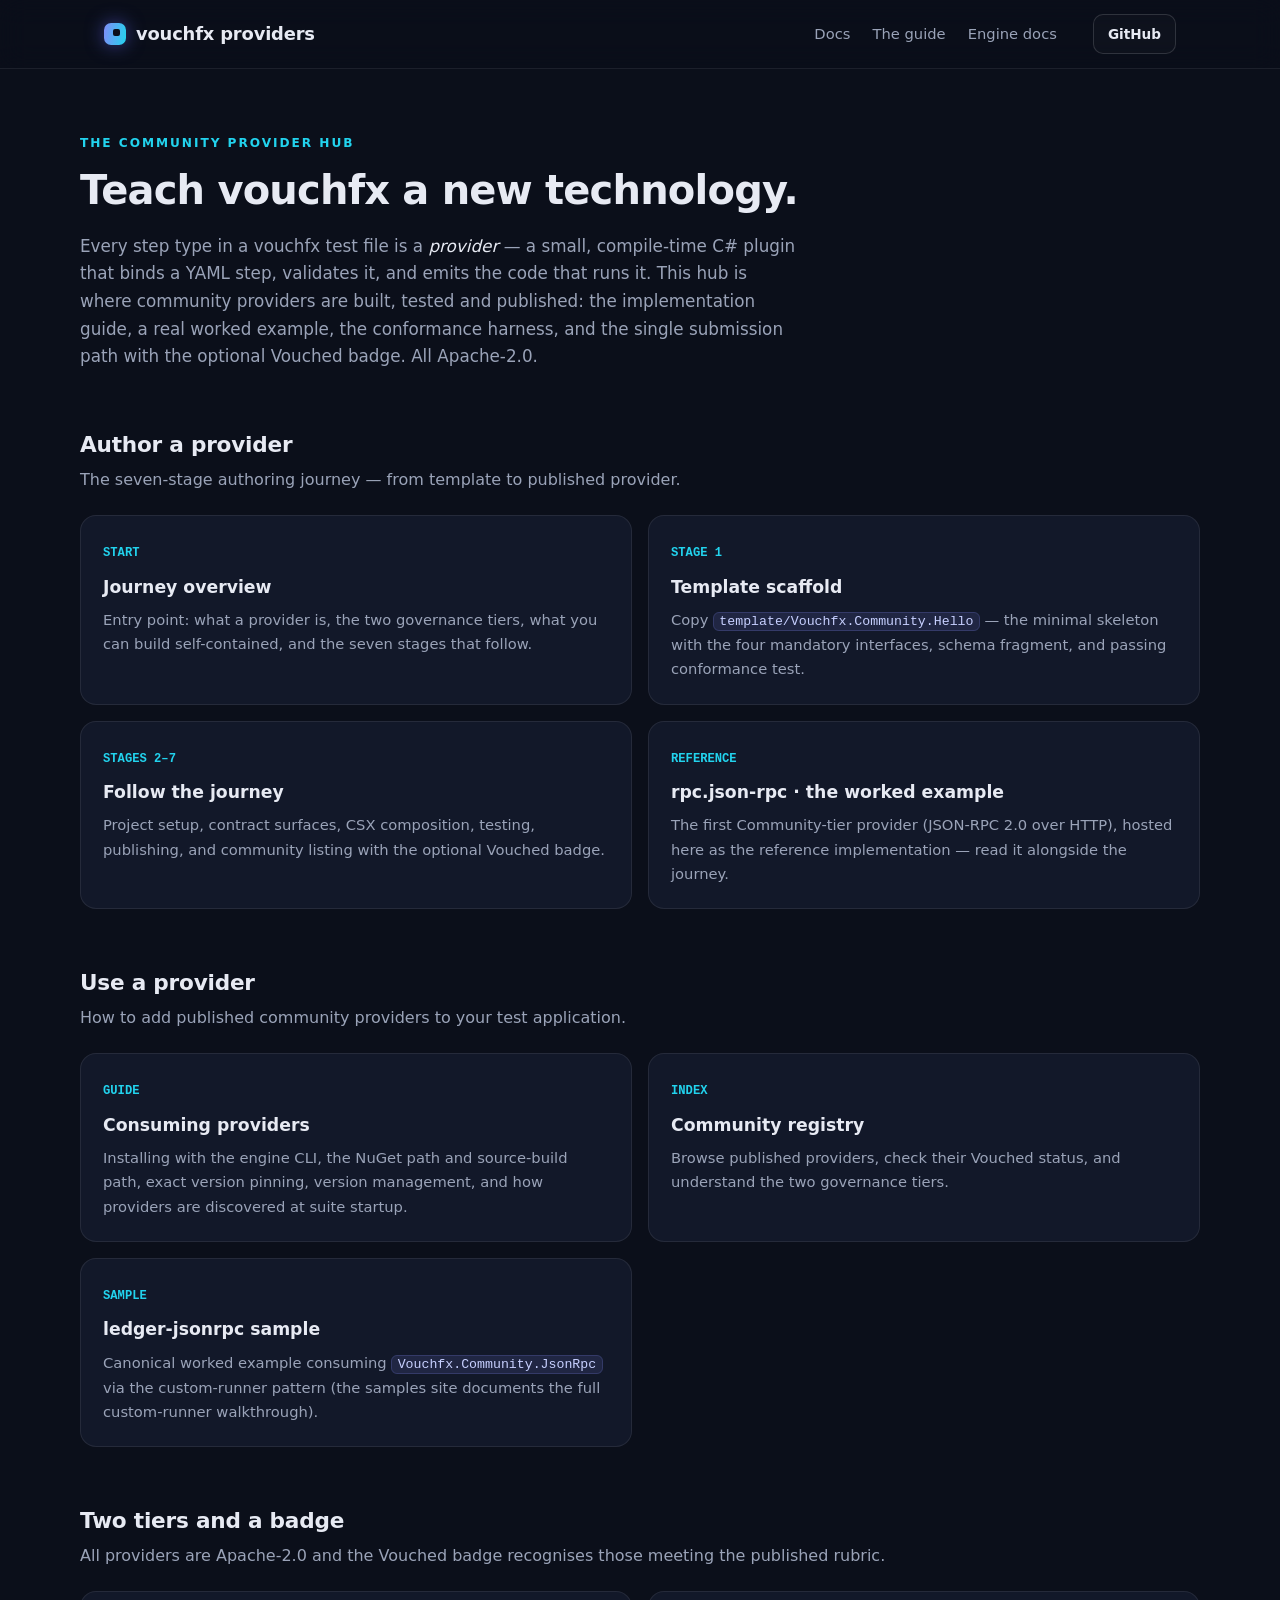
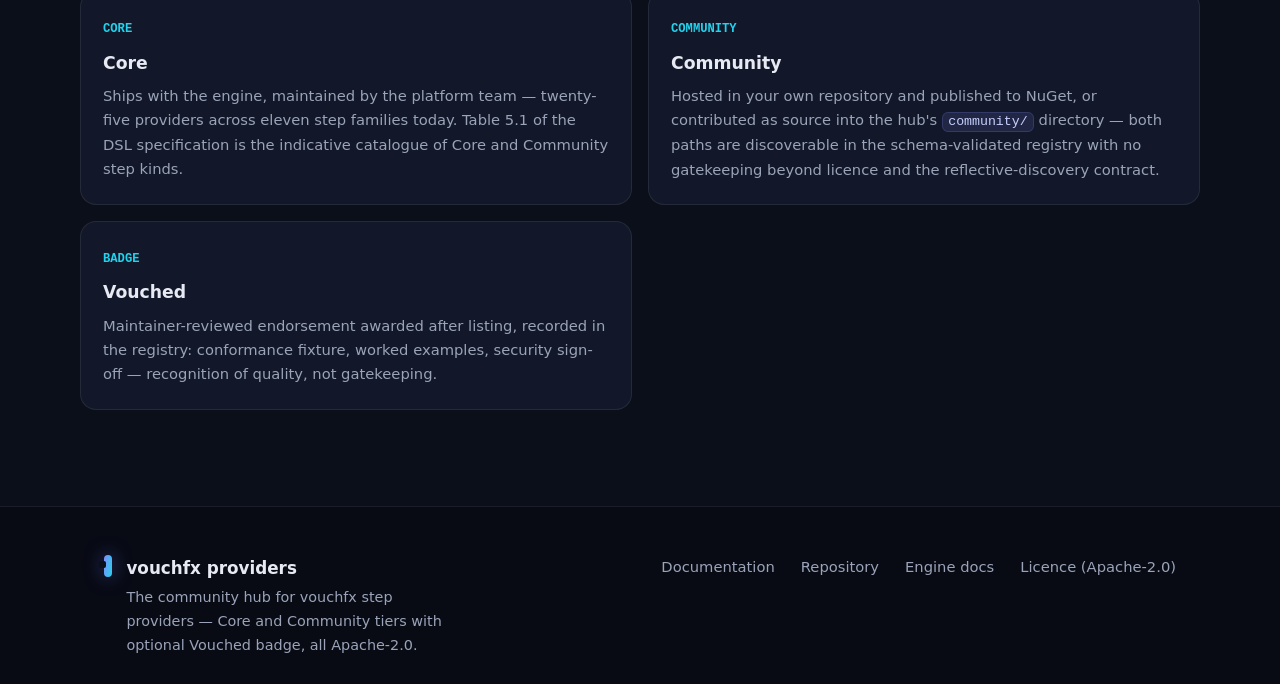
<file: site/index.html>
<!DOCTYPE html>
<html lang="en">
<head>
<meta charset="UTF-8" />
<meta name="viewport" content="width=device-width, initial-scale=1.0" />
<title>vouchfx providers — E2E integration testing framework plugins</title>
<meta name="description" content="The vouchfx community provider hub — step providers (plugins) extending the end-to-end integration testing framework. Vouched badge for verified quality." />
<meta name="theme-color" content="#0b0f1a" />
<link rel="canonical" href="https://providers.vouchfx.io/" />
<meta property="og:type" content="website" />
<meta property="og:site_name" content="vouchfx providers" />
<meta property="og:title" content="vouchfx providers — E2E integration testing framework plugins" />
<meta property="og:description" content="The vouchfx community provider hub — step providers (plugins) extending the end-to-end integration testing framework. Vouched badge for verified quality." />
<meta property="og:url" content="https://providers.vouchfx.io/" />
<meta property="og:image" content="https://providers.vouchfx.io/og-image.png" />
<meta property="og:image:width" content="1200" />
<meta property="og:image:height" content="630" />
<meta property="og:image:alt" content="The vouchfx community provider hub — step providers (plugins) extending the end-to-end integration testing framework." />
<meta name="twitter:card" content="summary_large_image" />
<meta name="twitter:title" content="vouchfx providers — E2E integration testing framework plugins" />
<meta name="twitter:description" content="The vouchfx community provider hub — step providers (plugins) extending the end-to-end integration testing framework. Vouched badge for verified quality." />
<meta name="twitter:image" content="https://providers.vouchfx.io/og-image.png" />
<meta name="twitter:image:alt" content="The vouchfx community provider hub — step providers (plugins) extending the end-to-end integration testing framework." />
<link rel="icon" href="favicon.svg" type="image/svg+xml" />
<link rel="stylesheet" href="styles.css" />
<link rel="stylesheet" href="docs.css" />
<script type="application/ld+json">
{
  "@context": "https://schema.org",
  "@type": "WebSite",
  "name": "vouchfx providers",
  "url": "https://providers.vouchfx.io/",
  "description": "The vouchfx community provider hub — step providers (plugins) extending the end-to-end integration testing framework."
}
</script>
</head>
<body>
<header class="nav">
  <div class="nav__inner">
    <a class="brand" href="index.html" aria-label="vouchfx providers home">
      <span class="brand__mark" aria-hidden="true"></span>
      <span class="brand__name">vouchfx providers</span>
    </a>
    <nav class="nav__links" aria-label="Primary">
      <a href="docs.html">Docs</a>
      <a href="docs/implementing-a-provider.html">The guide</a>
      <a href="https://vouchfx.io/">Engine docs</a>
    </nav>
    <a class="btn btn--ghost nav__gh" href="https://github.com/tomas-rampas/vouchfx-providers" target="_blank" rel="noopener noreferrer">GitHub</a>
  </div>
</header>

<div class="container portal">
  <div class="portal__head">
    <p class="eyebrow">The community provider hub</p>
    <h1 class="section__title">Teach vouchfx a new technology.</h1>
    <p class="section__lede">Every step type in a vouchfx test file is a <em>provider</em> — a small, compile-time
      C# plugin that binds a YAML step, validates it, and emits the code that runs it. This hub is where
      community providers are built, tested and published: the implementation guide, a real worked example,
      the conformance harness, and the single submission path with the optional Vouched badge. All Apache-2.0.</p>
  </div>

  <section class="portal__group">
    <h2>Author a provider</h2>
    <p>The seven-stage authoring journey — from template to published provider.</p>
    <div class="doc-cards">
      <a class="doc-card" href="docs/implementing-a-provider.html">
        <span class="doc-card__k">START</span><h3>Journey overview</h3>
        <p>Entry point: what a provider is, the two governance tiers, what you can build self-contained, and the seven stages that follow.</p>
      </a>
      <a class="doc-card" href="template/Vouchfx.Community.Hello/README.html">
        <span class="doc-card__k">STAGE 1</span><h3>Template scaffold</h3>
        <p>Copy <code>template/Vouchfx.Community.Hello</code> — the minimal skeleton with the four mandatory interfaces, schema fragment, and passing conformance test.</p>
      </a>
      <a class="doc-card" href="docs.html">
        <span class="doc-card__k">STAGES 2–7</span><h3>Follow the journey</h3>
        <p>Project setup, contract surfaces, CSX composition, testing, publishing, and community listing with the optional Vouched badge.</p>
      </a>
      <a class="doc-card" href="community/Vouchfx.Community.JsonRpc/README.html">
        <span class="doc-card__k">REFERENCE</span><h3>rpc.json-rpc · the worked example</h3>
        <p>The first Community-tier provider (JSON-RPC 2.0 over HTTP), hosted here as the reference implementation — read it alongside the journey.</p>
      </a>
    </div>
  </section>

  <section class="portal__group">
    <h2>Use a provider</h2>
    <p>How to add published community providers to your test application.</p>
    <div class="doc-cards">
      <a class="doc-card" href="docs/consuming-a-provider.html">
        <span class="doc-card__k">GUIDE</span><h3>Consuming providers</h3>
        <p>Installing with the engine CLI, the NuGet path and source-build path, exact version pinning, version management, and how providers are discovered at suite startup.</p>
      </a>
      <a class="doc-card" href="registry/README.html">
        <span class="doc-card__k">INDEX</span><h3>Community registry</h3>
        <p>Browse published providers, check their Vouched status, and understand the two governance tiers.</p>
      </a>
      <a class="doc-card" href="https://samples.vouchfx.io/samples/ledger-jsonrpc/README.html" target="_blank" rel="noopener noreferrer">
        <span class="doc-card__k">SAMPLE</span><h3>ledger-jsonrpc sample</h3>
        <p>Canonical worked example consuming <code>Vouchfx.Community.JsonRpc</code> via the custom-runner pattern (the samples site documents the full custom-runner walkthrough).</p>
      </a>
    </div>
  </section>

  <section class="portal__group">
    <h2>Two tiers and a badge</h2>
    <p>All providers are Apache-2.0 and the Vouched badge recognises those meeting the published rubric.</p>
    <div class="doc-cards">
      <a class="doc-card" href="https://vouchfx.io/02_YAML_DSL_Specification_and_VSCode_Extension_Design/" target="_blank" rel="noopener noreferrer">
        <span class="doc-card__k">CORE</span><h3>Core</h3>
        <p>Ships with the engine, maintained by the platform team — twenty-five providers across eleven step
        families today. Table 5.1 of the DSL specification is the indicative catalogue of Core and Community step kinds.</p>
      </a>
      <a class="doc-card" href="registry/README.html">
        <span class="doc-card__k">COMMUNITY</span><h3>Community</h3>
        <p>Hosted in your own repository and published to NuGet, or contributed as source into the hub's
        <code>community/</code> directory — both paths are discoverable in the schema-validated registry with no gatekeeping beyond licence and the reflective-discovery contract.</p>
      </a>
      <a class="doc-card" href="VOUCHED_CHECKLIST.html">
        <span class="doc-card__k">BADGE</span><h3>Vouched</h3>
        <p>Maintainer-reviewed endorsement awarded after listing, recorded in the registry: conformance fixture,
        worked examples, security sign-off — recognition of quality, not gatekeeping.</p>
      </a>
    </div>
  </section>
</div>

<footer class="footer">
  <div class="container footer__inner">
    <div class="footer__brand">
      <span class="brand__mark" aria-hidden="true"></span>
      <div><strong>vouchfx providers</strong><p>The community hub for vouchfx step providers — Core and Community tiers with optional Vouched badge, all Apache-2.0.</p></div>
    </div>
    <div class="footer__links">
      <a href="docs.html">Documentation</a>
      <a href="https://github.com/tomas-rampas/vouchfx-providers" target="_blank" rel="noopener noreferrer">Repository</a>
      <a href="https://vouchfx.io/" target="_blank" rel="noopener noreferrer">Engine docs</a>
      <a href="https://github.com/tomas-rampas/vouchfx-providers/blob/main/LICENSE" target="_blank" rel="noopener noreferrer">Licence (Apache-2.0)</a>
    </div>
  </div>
</footer>
</body>
</html>
</file>
<file: site/styles.css>
/* ===================== TOKENS ===================== */
:root {
  --bg:        #0b0f1a;
  --bg-alt:    #0e1322;
  --surface:   #121829;
  --surface-2: #161d31;
  --border:    rgba(255,255,255,.08);
  --border-2:  rgba(255,255,255,.14);
  --text:      #e7eaf3;
  --muted:     #9aa3b8;
  --muted-2:   #6b7488;
  --indigo:    #6366f1;
  --violet:    #818cf8;
  --cyan:      #22d3ee;
  --teal:      #2dd4bf;
  --amber:     #fbbf24;
  --green:     #34d399;
  --rose:      #fb7185;
  --grad:      linear-gradient(100deg, var(--violet) 0%, var(--cyan) 100%);
  --radius:    16px;
  --maxw:      1120px;
  /* System font stacks only — the site ships no external webfont requests. */
  --mono:      ui-monospace, "JetBrains Mono", SFMono-Regular, Menlo, Consolas, monospace;
  --sans:      system-ui, -apple-system, "Segoe UI", Roboto, "Helvetica Neue", Arial, sans-serif;
}

* { box-sizing: border-box; }
html { scroll-behavior: smooth; }
body {
  margin: 0;
  font-family: var(--sans);
  color: var(--text);
  background: var(--bg);
  line-height: 1.65;
  -webkit-font-smoothing: antialiased;
  text-rendering: optimizeLegibility;
}
a { color: inherit; text-decoration: none; }
code { font-family: var(--mono); font-size: .9em; }
:not(pre) > code {
  background: rgba(129,140,248,.12);
  border: 1px solid rgba(129,140,248,.2);
  padding: .08em .4em;
  border-radius: 6px;
  color: #c7d0ff;
  white-space: normal;
  overflow-wrap: break-word;
}
.container { max-width: var(--maxw); margin: 0 auto; padding: 0 24px; }
.grad {
  background: var(--grad);
  -webkit-background-clip: text;
  background-clip: text;
  color: transparent;
}

/* ===================== NAV ===================== */
.nav {
  position: sticky; top: 0; z-index: 50;
  backdrop-filter: blur(14px);
  background: rgba(11,15,26,.72);
  border-bottom: 1px solid var(--border);
}
.nav__inner {
  max-width: var(--maxw); margin: 0 auto;
  display: flex; align-items: center; gap: 28px;
  padding: 14px 24px;
}
.brand { display: flex; align-items: center; gap: 10px; font-weight: 700; }
.brand__mark {
  width: 22px; height: 22px; border-radius: 7px;
  background: var(--grad);
  box-shadow: 0 0 18px rgba(99,102,241,.55);
  position: relative;
}
.brand__mark::after {
  content: ""; position: absolute; inset: 6px 6px auto auto;
  width: 7px; height: 7px; border-radius: 2px; background: #0b0f1a;
}
.brand__name { font-size: 1.12rem; letter-spacing: -.01em; }
.nav__links { display: flex; gap: 22px; margin-left: auto; font-size: .92rem; color: var(--muted); }
.nav__links a { transition: color .15s; }
.nav__links a:hover { color: var(--text); }
.nav__gh { margin-left: 8px; }

/* ===================== BUTTONS / BADGE ===================== */
.btn {
  display: inline-flex; align-items: center; gap: 8px;
  font-weight: 600; font-size: .92rem;
  padding: 11px 20px; border-radius: 10px;
  border: 1px solid transparent; cursor: pointer;
  transition: transform .12s, box-shadow .2s, background .2s, border-color .2s;
  white-space: nowrap;
}
.btn--primary { background: var(--grad); color: #0a0e18; box-shadow: 0 8px 28px -8px rgba(56,189,248,.5); }
.btn--primary:hover { transform: translateY(-1px); box-shadow: 0 12px 34px -8px rgba(56,189,248,.65); }
.btn--ghost { border-color: var(--border-2); color: var(--text); background: rgba(255,255,255,.02); }
.btn--ghost:hover { border-color: var(--violet); background: rgba(129,140,248,.08); }
.nav__gh.btn { padding: 8px 14px; font-size: .85rem; }

.badge {
  display: inline-flex; align-items: center; gap: 9px;
  font-size: .82rem; font-weight: 500; color: var(--muted);
  padding: 7px 14px; border-radius: 100px;
  background: var(--surface); border: 1px solid var(--border);
}
.badge__dot {
  width: 8px; height: 8px; border-radius: 50%; background: var(--green);
  box-shadow: 0 0 0 4px rgba(52,211,153,.18);
  animation: pulse 2.4s ease-in-out infinite;
}
@keyframes pulse { 0%,100% { opacity: 1; } 50% { opacity: .45; } }

/* ===================== HERO ===================== */
.hero { position: relative; overflow: hidden; padding: 88px 0 64px; }
.hero__glow {
  position: absolute; inset: -40% 0 auto 0; height: 720px; z-index: 0;
  background:
    radial-gradient(620px 380px at 22% 8%, rgba(99,102,241,.28), transparent 60%),
    radial-gradient(560px 360px at 82% 0%, rgba(34,211,238,.22), transparent 60%);
  filter: blur(8px); pointer-events: none;
}
.hero__inner { position: relative; z-index: 1; text-align: center; }
.hero__title {
  font-size: clamp(2.3rem, 6vw, 4rem);
  line-height: 1.06; letter-spacing: -.025em; font-weight: 800;
  margin: 22px 0 0;
}
.hero__lede {
  max-width: 760px; margin: 24px auto 0;
  font-size: 1.12rem; color: var(--muted);
}
.hero__lede strong { color: var(--text); }
.hero__lede em { color: var(--violet); font-style: normal; }
.hero__cta { display: flex; gap: 14px; justify-content: center; margin-top: 34px; flex-wrap: wrap; }
.hero__not { margin-top: 30px; font-size: .92rem; color: var(--muted-2); }
.hero__not strong { color: var(--rose); }

.pipeline {
  display: flex; flex-wrap: wrap; align-items: center; justify-content: center;
  gap: 8px 10px; margin: 46px auto 0; max-width: 940px;
}
.pipeline__step {
  font-size: .82rem; color: var(--muted);
  padding: 8px 13px; border-radius: 9px;
  background: var(--surface); border: 1px solid var(--border);
}
.pipeline__step em { color: var(--violet); font-style: normal; font-weight: 600; }
.pipeline__step--hot { color: var(--text); border-color: rgba(129,140,248,.4); background: rgba(99,102,241,.1); }
.pipeline__arr { color: var(--muted-2); font-size: .9rem; }

/* ===================== SECTION SCAFFOLD ===================== */
.section { padding: 84px 0; border-top: 1px solid var(--border); }
.section--alt { background: var(--bg-alt); }
.eyebrow {
  text-transform: uppercase; letter-spacing: .16em; font-size: .76rem;
  font-weight: 600; color: var(--cyan); margin: 0 0 14px;
}
.section__title {
  font-size: clamp(1.7rem, 3.6vw, 2.5rem); letter-spacing: -.02em;
  font-weight: 700; margin: 0; max-width: 760px; line-height: 1.18;
}
.section__lede { max-width: 720px; color: var(--muted); font-size: 1.05rem; margin: 18px 0 0; }
.section__lede em { color: var(--text); font-style: italic; }

/* ===================== GRIDS / CARDS ===================== */
.grid { display: grid; gap: 18px; margin-top: 44px; }
.grid--3 { grid-template-columns: repeat(3, 1fr); }
.grid--4 { grid-template-columns: repeat(4, 1fr); }
.card {
  background: var(--surface); border: 1px solid var(--border);
  border-radius: var(--radius); padding: 26px 24px;
  transition: transform .15s, border-color .2s, background .2s;
}
.card:hover { transform: translateY(-3px); border-color: var(--border-2); background: var(--surface-2); }
.card h3 { margin: 0 0 9px; font-size: 1.08rem; }
.card p { margin: 0; color: var(--muted); font-size: .96rem; }

/* ===================== FLOW ===================== */
.flow { display: grid; grid-template-columns: repeat(5, 1fr); gap: 14px; margin-top: 44px; }
.flow__node {
  position: relative; background: var(--surface); border: 1px solid var(--border);
  border-radius: 14px; padding: 22px 18px;
}
.flow__node::before {
  content: ""; position: absolute; top: 0; left: 22px; right: 22px; height: 2px;
  background: var(--grad); border-radius: 2px; opacity: .8;
}
.flow__k { font-family: var(--mono); font-size: .8rem; color: var(--cyan); font-weight: 600; }
.flow__node h4 { margin: 8px 0 8px; font-size: 1rem; }
.flow__node p { margin: 0; color: var(--muted); font-size: .88rem; }

/* ===================== LAYERS ===================== */
.layers { margin-top: 44px; display: flex; flex-direction: column; gap: 12px; }
.layer {
  display: flex; align-items: center; gap: 20px;
  background: var(--surface); border: 1px solid var(--border);
  border-radius: 14px; padding: 18px 22px;
  transition: border-color .2s, transform .12s;
}
.layer:hover { border-color: var(--border-2); transform: translateX(4px); }
.layer__n {
  flex: none; width: 42px; height: 42px; border-radius: 11px;
  display: grid; place-items: center; font-weight: 700; font-size: 1.1rem;
  background: rgba(99,102,241,.14); color: var(--violet);
  border: 1px solid rgba(129,140,248,.3);
}
.layer__body h4 { margin: 0 0 2px; font-size: 1.05rem; }
.layer__body p { margin: 0; color: var(--muted); font-size: .94rem; }
.layers__contract {
  margin-top: 6px; text-align: center; color: var(--muted);
  font-size: .9rem; padding: 16px;
  border: 1px dashed var(--border-2); border-radius: 12px;
  background: rgba(34,211,238,.04);
}
.layers__chip {
  display: inline-block; margin-right: 10px; font-size: .7rem;
  text-transform: uppercase; letter-spacing: .12em; font-weight: 600;
  color: var(--cyan); border: 1px solid rgba(34,211,238,.35);
  padding: 2px 9px; border-radius: 100px;
}

/* ===================== CODE BLOCK ===================== */
.code {
  margin-top: 40px; border-radius: var(--radius); overflow: hidden;
  border: 1px solid var(--border); background: #0a0e18;
  box-shadow: 0 30px 80px -40px rgba(0,0,0,.8);
}
.code__bar {
  display: flex; align-items: center; gap: 8px;
  padding: 12px 16px; background: #0d1220; border-bottom: 1px solid var(--border);
}
.dot { width: 12px; height: 12px; border-radius: 50%; }
.dot--r { background: #ff5f57; } .dot--y { background: #febc2e; } .dot--g { background: #28c840; }
.code__file { margin-left: 10px; font-family: var(--mono); font-size: .82rem; color: var(--muted-2); }
.code pre { margin: 0; padding: 24px 26px; overflow-x: auto; }
.code code { font-size: .86rem; line-height: 1.7; color: #c9d2e8; white-space: pre; }

/* yaml token colours */
.k   { color: #7dd3fc; }            /* keys */
.s   { color: #fbbf24; }            /* strings */
.t   { color: #c4b5fd; }            /* types / step kinds */
.n   { color: #34d399; }            /* numbers / bools */
.c   { color: #5b647a; font-style: italic; } /* comments */
.hot { color: #fb7185; font-weight: 600; }   /* RETRY / leak call */

.note { margin-top: 22px; color: var(--muted-2); font-size: .9rem; max-width: 760px; }
.note--center { text-align: center; margin-left: auto; margin-right: auto; }

/* ===================== SPLIT (memory) ===================== */
.split { display: grid; grid-template-columns: 1fr 1fr; gap: 18px; margin-top: 40px; }
.split__bad, .split__good {
  border-radius: 14px; overflow: hidden; border: 1px solid var(--border);
  background: #0a0e18; position: relative;
}
.split__bad { border-color: rgba(251,113,133,.3); }
.split__good { border-color: rgba(52,211,153,.3); }
.split pre { margin: 0; padding: 22px 22px 24px; overflow-x: auto; }
.split code { font-size: .84rem; line-height: 1.65; color: #c9d2e8; white-space: pre; }
.split__tag {
  display: inline-block; font-size: .7rem; font-weight: 700;
  text-transform: uppercase; letter-spacing: .1em;
  padding: 6px 14px; width: 100%; box-sizing: border-box;
}
.split__tag--bad { background: rgba(251,113,133,.12); color: var(--rose); }
.split__tag--good { background: rgba(52,211,153,.12); color: var(--green); }

.stat-row { display: grid; grid-template-columns: repeat(3, 1fr); gap: 18px; margin-top: 36px; }
.stat {
  text-align: center; padding: 28px 18px; border-radius: 14px;
  background: var(--surface); border: 1px solid var(--border);
}
.stat__num {
  display: block; font-size: 2rem; font-weight: 800; letter-spacing: -.02em;
  background: var(--grad); -webkit-background-clip: text; background-clip: text; color: transparent;
}
.stat__label { display: block; margin-top: 6px; color: var(--muted); font-size: .88rem; }

/* ===================== PROVIDERS ===================== */
.providers { display: flex; flex-wrap: wrap; gap: 10px; margin-top: 40px; }
.prov {
  font-family: var(--mono); font-size: .86rem; font-weight: 500;
  padding: 9px 15px; border-radius: 10px; color: #c7d0ff;
  background: rgba(99,102,241,.1); border: 1px solid rgba(129,140,248,.28);
}

/* ===================== VERDICTS ===================== */
.verdict {
  border-radius: var(--radius); padding: 24px 22px;
  background: var(--surface); border: 1px solid var(--border);
  border-top-width: 3px;
}
.verdict h3 { margin: 0 0 8px; font-size: 1.05rem; }
.verdict p { margin: 0; color: var(--muted); font-size: .92rem; }
.verdict--pass { border-top-color: var(--green); }
.verdict--fail { border-top-color: var(--rose); }
.verdict--env  { border-top-color: var(--amber); }
.verdict--inc  { border-top-color: var(--cyan); }

/* ===================== TIMELINE ===================== */
.timeline { list-style: none; margin: 44px 0 0; padding: 0; position: relative; }
.timeline::before {
  content: ""; position: absolute; left: 11px; top: 6px; bottom: 6px;
  width: 2px; background: var(--border-2);
}
.timeline__item { position: relative; padding: 0 0 26px 44px; }
.timeline__item::before {
  content: ""; position: absolute; left: 4px; top: 4px;
  width: 16px; height: 16px; border-radius: 50%;
  background: var(--surface); border: 2px solid var(--muted-2);
}
.timeline__item--done::before { background: var(--grad); border-color: transparent; box-shadow: 0 0 0 4px rgba(99,102,241,.18); }
.timeline__badge {
  display: inline-block; font-size: .72rem; font-weight: 600;
  text-transform: uppercase; letter-spacing: .1em; color: var(--muted);
  border: 1px solid var(--border-2); padding: 3px 10px; border-radius: 100px;
}
.timeline__item--done .timeline__badge { color: var(--green); border-color: rgba(52,211,153,.4); }
.timeline__item h4 { margin: 12px 0 5px; font-size: 1.1rem; }
.timeline__item p { margin: 0; color: var(--muted); font-size: .95rem; max-width: 640px; }

/* ===================== CTA / FOOTER ===================== */
.cta { padding: 86px 0; text-align: center; position: relative; overflow: hidden; border-top: 1px solid var(--border); }
.cta::before {
  content: ""; position: absolute; inset: 0; z-index: 0;
  background: radial-gradient(620px 300px at 50% 0%, rgba(99,102,241,.2), transparent 65%);
}
.cta__inner { position: relative; z-index: 1; }
.cta h2 { font-size: clamp(1.7rem, 4vw, 2.5rem); letter-spacing: -.02em; margin: 0; }
.cta p { max-width: 600px; margin: 16px auto 0; color: var(--muted); font-size: 1.05rem; }
.cta .hero__cta { margin-top: 30px; }

.footer { background: #080b14; border-top: 1px solid var(--border); padding: 48px 0 28px; }
.footer__inner { display: flex; justify-content: space-between; gap: 32px; flex-wrap: wrap; }
.footer__brand { display: flex; gap: 14px; max-width: 360px; }
.footer__brand strong { font-size: 1.05rem; }
.footer__brand p { margin: 4px 0 0; color: var(--muted); font-size: .9rem; }
.footer__links { display: flex; flex-wrap: wrap; gap: 10px 26px; align-content: flex-start; }
.footer__links a { color: var(--muted); font-size: .92rem; transition: color .15s; }
.footer__links a:hover { color: var(--text); }
.footer__base {
  max-width: var(--maxw); margin: 36px auto 0; padding: 22px 24px 0;
  border-top: 1px solid var(--border);
  display: flex; justify-content: space-between; gap: 16px; flex-wrap: wrap;
  color: var(--muted-2); font-size: .82rem;
}

/* ===================== RESPONSIVE ===================== */
@media (max-width: 900px) {
  .grid--3, .grid--4 { grid-template-columns: 1fr 1fr; }
  .flow { grid-template-columns: 1fr 1fr; }
  .split { grid-template-columns: 1fr; }
  .stat-row { grid-template-columns: 1fr; }
  .nav__links { flex-wrap: wrap; gap: 12px; font-size: .84rem; }
}
@media (max-width: 560px) {
  .grid--3, .grid--4, .flow { grid-template-columns: 1fr; }
  .section { padding: 60px 0; }
  .hero { padding: 60px 0 48px; }
  .footer__base { flex-direction: column; }
}

/* ===================== REDUCED MOTION ===================== */
/* Honour users who ask for less motion: no smooth scroll, no animation,
   and effectively-instant transitions. */
@media (prefers-reduced-motion: reduce) {
  html { scroll-behavior: auto; }
  *, *::before, *::after {
    animation-duration: .001ms !important;
    animation-iteration-count: 1 !important;
    transition-duration: .001ms !important;
    scroll-behavior: auto !important;
  }
}
</file>
<file: site/docs.css>
/* ===================== DOC PAGES =====================
   Loaded after styles.css, so all :root tokens are available.
   Covers the documentation portal (docs.html) and the rendered
   markdown pages (docs/**, README, CHANGELOG, GOVERNANCE). */

/* ---- Portal index ---- */
.portal { padding: 64px 0 96px; }
.portal__head { max-width: 760px; }
/* 404 page: .hero__cta is normally centre-flex (it also styles the centred
   homepage hero); nested inside .portal__head (left-aligned, 760px), it must
   left-align instead so the buttons sit under the heading, not floating
   centred across the full container width. */
.portal__head .hero__cta { justify-content: flex-start; }
.portal__group { margin-top: 56px; }
.portal__group > h2 {
  font-size: 1.35rem; letter-spacing: -.01em; margin: 0 0 4px;
  display: flex; align-items: center; gap: 12px;
}
.portal__group > p { margin: 0 0 22px; color: var(--muted); }
.doc-cards { display: grid; grid-template-columns: repeat(2, 1fr); gap: 16px; }
.doc-card {
  display: block; padding: 22px 22px; border-radius: var(--radius);
  background: var(--surface); border: 1px solid var(--border);
  transition: transform .15s, border-color .2s, background .2s;
}
.doc-card:hover { transform: translateY(-3px); border-color: var(--violet); background: var(--surface-2); }
.doc-card__k { font-family: var(--mono); font-size: .76rem; color: var(--cyan); font-weight: 600; }
.doc-card h3 { margin: 8px 0 7px; font-size: 1.08rem; color: var(--text); }
.doc-card p { margin: 0; color: var(--muted); font-size: .92rem; }
.doc-list { display: grid; grid-template-columns: repeat(3, 1fr); gap: 10px; }
.doc-list a {
  display: flex; gap: 10px; align-items: baseline;
  padding: 12px 15px; border-radius: 11px; font-size: .9rem;
  background: var(--surface); border: 1px solid var(--border); color: var(--muted);
  transition: border-color .2s, color .2s, background .2s;
}
.doc-list a:hover { border-color: var(--violet); color: var(--text); background: var(--surface-2); }
.doc-list a b { color: var(--cyan); font-family: var(--mono); font-size: .8rem; font-weight: 600; flex: none; }

/* ---- Rendered doc layout ---- */
.doc-shell { max-width: 1240px; margin: 0 auto; padding: 0 24px; display: grid; grid-template-columns: 240px minmax(0, 1fr) 220px; gap: 40px; }
.doc-side { position: sticky; top: 72px; align-self: start; max-height: calc(100vh - 96px); overflow-y: auto; padding: 28px 0; }
.doc-side .doc-side__group { font-size: .7rem; font-weight: 700; text-transform: uppercase; letter-spacing: .14em; color: var(--muted-2); margin: 18px 0 8px; }
.doc-side .doc-side__group:first-child { margin-top: 0; }
.doc-side a { display: block; padding: 5px 10px; border-radius: 7px; font-size: .87rem; color: var(--muted); border-left: 2px solid transparent; }
.doc-side a:hover { color: var(--text); background: rgba(255,255,255,.03); }
.doc-side a.active { color: var(--text); border-left-color: var(--violet); background: rgba(129,140,248,.08); }

.doc-toc { position: sticky; top: 72px; align-self: start; max-height: calc(100vh - 96px); overflow-y: auto; padding: 28px 0; font-size: .84rem; }
.doc-toc .doc-toc__label { font-size: .7rem; font-weight: 700; text-transform: uppercase; letter-spacing: .14em; color: var(--muted-2); margin: 0 0 10px; }
.doc-toc ul { list-style: none; margin: 0; padding: 0; }
.doc-toc li { margin: 0; }
.doc-toc a { display: block; padding: 4px 0 4px 12px; color: var(--muted-2); border-left: 2px solid var(--border); line-height: 1.4; }
.doc-toc a:hover { color: var(--text); border-left-color: var(--violet); }
.doc-toc .toc-h3 a { padding-left: 24px; font-size: .8rem; }
.doc-toc .toc-h4 { display: none; }

/* ---- Prose ---- */
.doc-main { padding: 36px 0 96px; min-width: 0; }
.doc-breadcrumb { font-size: .85rem; color: var(--muted-2); margin-bottom: 18px; }
.doc-breadcrumb a { color: var(--muted); }
.doc-breadcrumb a:hover { color: var(--text); }
.prose { color: #cdd4e4; line-height: 1.72; font-size: 1rem; }
.prose > :first-child { margin-top: 0; }
.prose h1 { font-size: 1.5rem; letter-spacing: -.01em; color: var(--text); margin: 2.2em 0 .6em; padding-top: .4em; border-top: 1px solid var(--border); }
.prose h2 { font-size: 1.2rem; color: var(--text); margin: 1.8em 0 .5em; }
.prose h3 { font-size: 1.02rem; color: var(--text); margin: 1.5em 0 .5em; }
.prose h4 { font-size: .83em; margin: 1.67em 0; }
.prose h1 a.headerlink, .prose h2 a.headerlink { opacity: 0; margin-left: 8px; color: var(--violet); text-decoration: none; font-weight: 400; }
.prose h1:hover a.headerlink, .prose h2:hover a.headerlink { opacity: 1; }
.prose p { margin: 0 0 1.1em; }
.prose a { color: #8fb6ff; text-decoration: none; border-bottom: 1px solid rgba(143,182,255,.3); }
.prose a:hover { border-bottom-color: #8fb6ff; }
.prose strong { color: var(--text); }
.prose ul, .prose ol { margin: 0 0 1.1em; padding-left: 1.4em; }
.prose li { margin: .3em 0; }
.prose blockquote {
  margin: 1.2em 0; padding: 2px 20px; color: var(--muted);
  border-left: 3px solid var(--violet); background: rgba(129,140,248,.06);
  border-radius: 0 8px 8px 0;
}
.prose hr { border: none; border-top: 1px solid var(--border); margin: 2em 0; }
.prose code { font-family: var(--mono); font-size: .86em; background: rgba(129,140,248,.12); border: 1px solid rgba(129,140,248,.2); padding: .08em .4em; border-radius: 6px; color: #c7d0ff; }
.prose pre { margin: 1.3em 0; padding: 18px 20px; background: #0a0e18; border: 1px solid var(--border); border-radius: 12px; overflow-x: auto; }
.prose pre code { background: none; border: none; padding: 0; color: #c9d2e8; font-size: .85rem; line-height: 1.6; }
.prose table { width: 100%; border-collapse: collapse; margin: 1.3em 0; font-size: .92rem; display: block; overflow-x: auto; }
.prose th, .prose td { text-align: left; padding: 9px 14px; border: 1px solid var(--border); }
.prose th { background: var(--surface-2); color: var(--text); font-weight: 600; }
.prose tr:nth-child(even) td { background: rgba(255,255,255,.02); }
.prose img { max-width: 100%; border-radius: 10px; }
.mermaid { margin: 1.4em 0; text-align: center; }

@media (max-width: 1080px) {
  .doc-shell { grid-template-columns: 220px minmax(0,1fr); }
  .doc-toc { display: none; }
}
@media (max-width: 820px) {
  .doc-shell { grid-template-columns: 1fr; gap: 0; }
  .doc-side { display: none; }
  .doc-cards, .doc-list { grid-template-columns: 1fr; }
}
</file>
